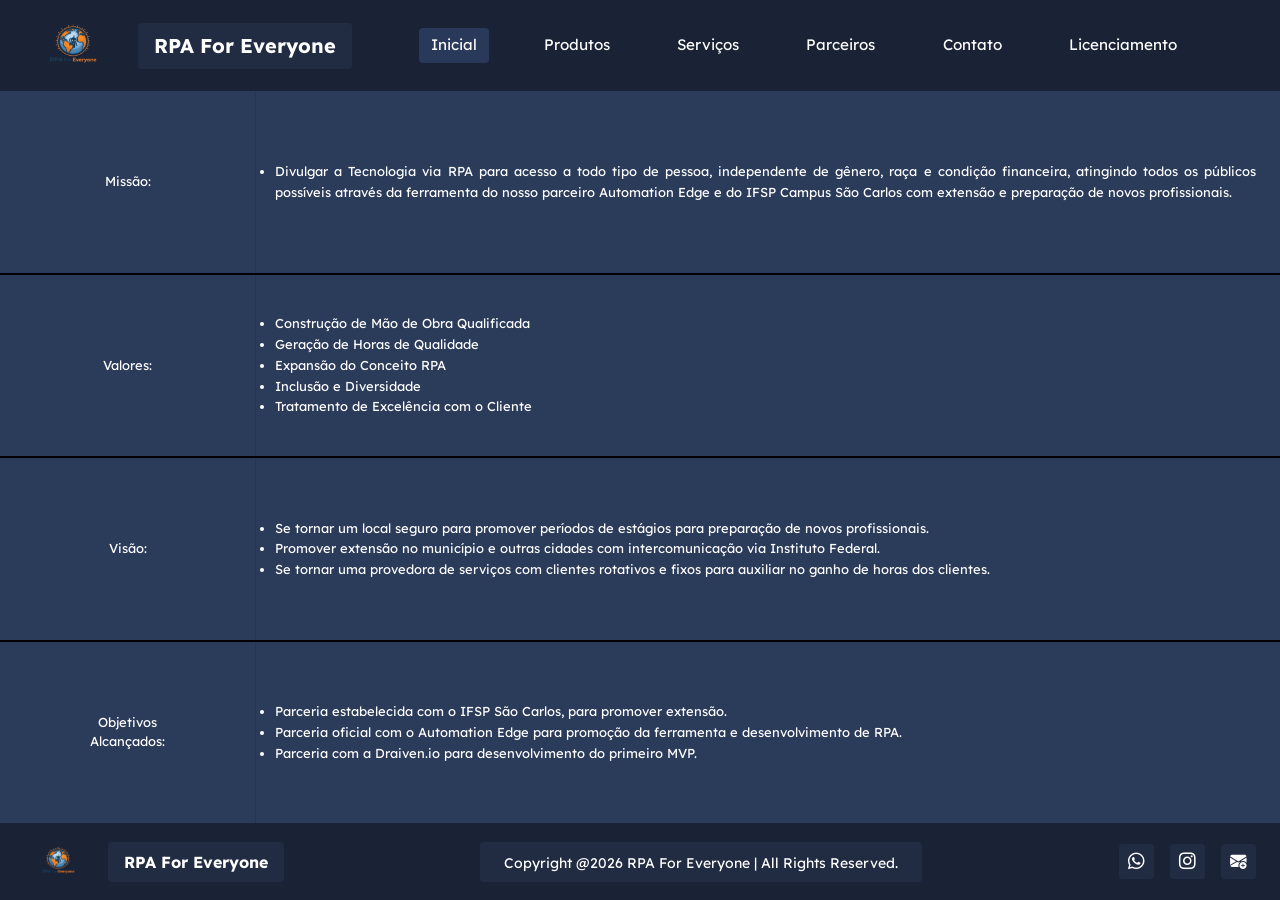
<file: index.html>
<!DOCTYPE html>
<html lang="pt-BR">
<head>
    <meta charset="UTF-8">
    <meta name="viewport" content="width=device-width, initial-scale=1.0">
    <title>Pagina Inicial - RPA For Everyone</title>
    <link rel="preconnect" href="https://fonts.googleapis.com">
    <link rel="preconnect" href="https://fonts.gstatic.com" crossorigin>
    <link href="https://fonts.googleapis.com/css2?family=Lexend:wght@300;400;500;600;700&display=swap" rel="stylesheet">
    <link href="https://cdn.jsdelivr.net/npm/bootstrap@5.3.2/dist/css/bootstrap.min.css" rel="stylesheet">
    <link href="https://cdn.jsdelivr.net/npm/bootstrap-icons@1.11.1/font/bootstrap-icons.css" rel="stylesheet">
    
    <link rel="stylesheet" href="css/index.css">

</head>
    <body class="d-flex flex-column min-vh-100">

    <header class="header-bg py-2 px-4 flex-shrink-0">
        <nav class="navbar navbar-expand-lg navbar-dark w-100 p-0">
            
            <a class="navbar-brand d-flex align-items-center gap-3 m-0 text-decoration-none" href="index.html">
                <img src="logo.png" alt="Logo RPA For Everyone" style="height: 65px; width: auto; object-fit: contain;">
                <div class="brand-box text-white py-2 px-3 fw-bold text-nowrap">
                    RPA For Everyone
                </div>
            </a>

            <button class="navbar-toggler border-0 shadow-none" type="button" data-bs-toggle="collapse" data-bs-target="#menuPrincipal" aria-controls="menuPrincipal" aria-expanded="false" aria-label="Alternar navegação">
                <span class="navbar-toggler-icon"></span>
            </button>

            <div class="collapse navbar-collapse" id="menuPrincipal">
                <div class="navbar-nav d-flex align-items-center w-100 justify-content-evenly mt-3 mt-lg-0 px-lg-4">
                    <a href="index.html" class="nav-btn active text-nowrap">Inicial</a>
                    <a href="produtos.html" class="nav-btn text-nowrap">Produtos</a>
                    <a href="serviços.html" class="nav-btn text-nowrap">Serviços</a>
                    <a href="parceiros.html" class="nav-btn text-nowrap">Parceiros</a>
                    <a href="contato.html" class="nav-btn text-nowrap">Contato</a>
                    <a href="licenciamento.html" class="nav-btn text-nowrap">Licenciamento</a>
                </div>
            </div>

        </nav>
    </header>
        <main class="d-flex flex-grow-1 overflow-hidden">

            <div class="col-9 right-panel d-flex flex-column flex-grow-1">
                
                <div class="quadrant d-flex border-black-bottom w-100">
                    <div class="title-column d-flex align-items-center justify-content-center">
                        <div class="text-white fs-5 text-center w-100">Missão:</div>
                    </div>
                    <div class="flex-grow-1 d-flex align-items-center">
                        <div class="bullet-container text-white w-100">
                            <ul class="custom-list mb-0 pe-4 fs-6">
                                <li>
                                    Divulgar a Tecnologia via RPA para acesso a todo tipo de pessoa, independente de gênero, raça e condição financeira, atingindo todos os públicos possíveis através da ferramenta do nosso parceiro Automation Edge e do IFSP Campus São Carlos com extensão e preparação de novos profissionais.
                                </li>
                            </ul>
                        </div>
                    </div>
                </div>

                <div class="quadrant d-flex border-black-bottom w-100">
                    <div class="title-column d-flex align-items-center justify-content-center">
                        <div class="text-white fs-5 text-center w-100">Valores:</div>
                    </div>
                    <div class="flex-grow-1 d-flex align-items-center">
                        <div class="bullet-container text-white w-100">
                            <ul class="custom-list mb-0 pe-4 fs-6">
                                <li>Construção de Mão de Obra Qualificada</li>
                                <li>Geração de Horas de Qualidade</li>
                                <li>Expansão do Conceito RPA</li>
                                <li>Inclusão e Diversidade</li>
                                <li>Tratamento de Excelência com o Cliente</li>
                            </ul>
                        </div>
                    </div>
                </div>

                <div class="quadrant d-flex border-black-bottom w-100">
                    <div class="title-column d-flex align-items-center justify-content-center">
                        <div class="text-white fs-5 text-center w-100">Visão:</div>
                    </div>
                    <div class="flex-grow-1 d-flex align-items-center">
                        <div class="bullet-container text-white w-100">
                            <ul class="custom-list mb-0 pe-4 fs-6">
                                <li>Se tornar um local seguro para promover períodos de estágios para preparação de novos profissionais.</li>
                                <li>Promover extensão no município e outras cidades com intercomunicação via Instituto Federal.</li>
                                <li>Se tornar uma provedora de serviços com clientes rotativos e fixos para auxiliar no ganho de horas dos clientes.</li>
                            </ul>
                        </div>
                    </div>
                </div>

                <div class="quadrant d-flex w-100">
                    <div class="title-column d-flex align-items-center justify-content-center">
                        <div class="text-white fs-5 text-center w-100">Objetivos<br>Alcançados:</div>
                    </div>
                    <div class="flex-grow-1 d-flex align-items-center">
                        <div class="bullet-container text-white w-100">
                            <ul class="custom-list mb-0 pe-4 fs-6">
                                <li>Parceria estabelecida com o IFSP São Carlos, para promover extensão.</li>
                                <li>Parceria oficial com o Automation Edge para promoção da ferramenta e desenvolvimento de RPA.</li>
                                <li>Parceria com a Draiven.io para desenvolvimento do primeiro MVP.</li>
                            </ul>
                        </div>
                    </div>
                </div>

            </div>
        </main>
        <footer class="footer-bg py-3 px-4 d-flex align-items-center justify-content-between flex-shrink-0 mt-auto">
            <div class="d-flex align-items-center gap-3">
                <img src="logo.png" alt="Logo RPA For Everyone" style="height: 5vh; min-height: 40px; width: auto; object-fit: contain;">
                
                <div class="brand-box text-white py-2 px-3 fw-bold d-none d-lg-block">
                    RPA For Everyone
                </div>
            </div>
            
            <div class="copyright-box text-white text-center py-2 px-4 d-none d-lg-block">
                <small>Copyright @2026 RPA For Everyone | All Rights Reserved.</small>
            </div>

            <div class="d-flex gap-3">
                <a href="https://wa.me/5516981565435" target="_blank" class="footer-square">
                    <i class="bi bi-whatsapp"></i>
                </a>
                <a href="https://instagram.com/rpaforeveryonebr" target="_blank" class="footer-square">
                    <i class="bi bi-instagram"></i>
                </a>
                <a href="mailto:foreveryonepa@gmail.com" class="footer-square">
                    <i class="bi bi-envelope-plus-fill"></i>
                </a>
            </div>
        </footer>

        <script src="https://cdn.jsdelivr.net/npm/bootstrap@5.3.2/dist/js/bootstrap.bundle.min.js"></script>
    </body>
</html>
</file>
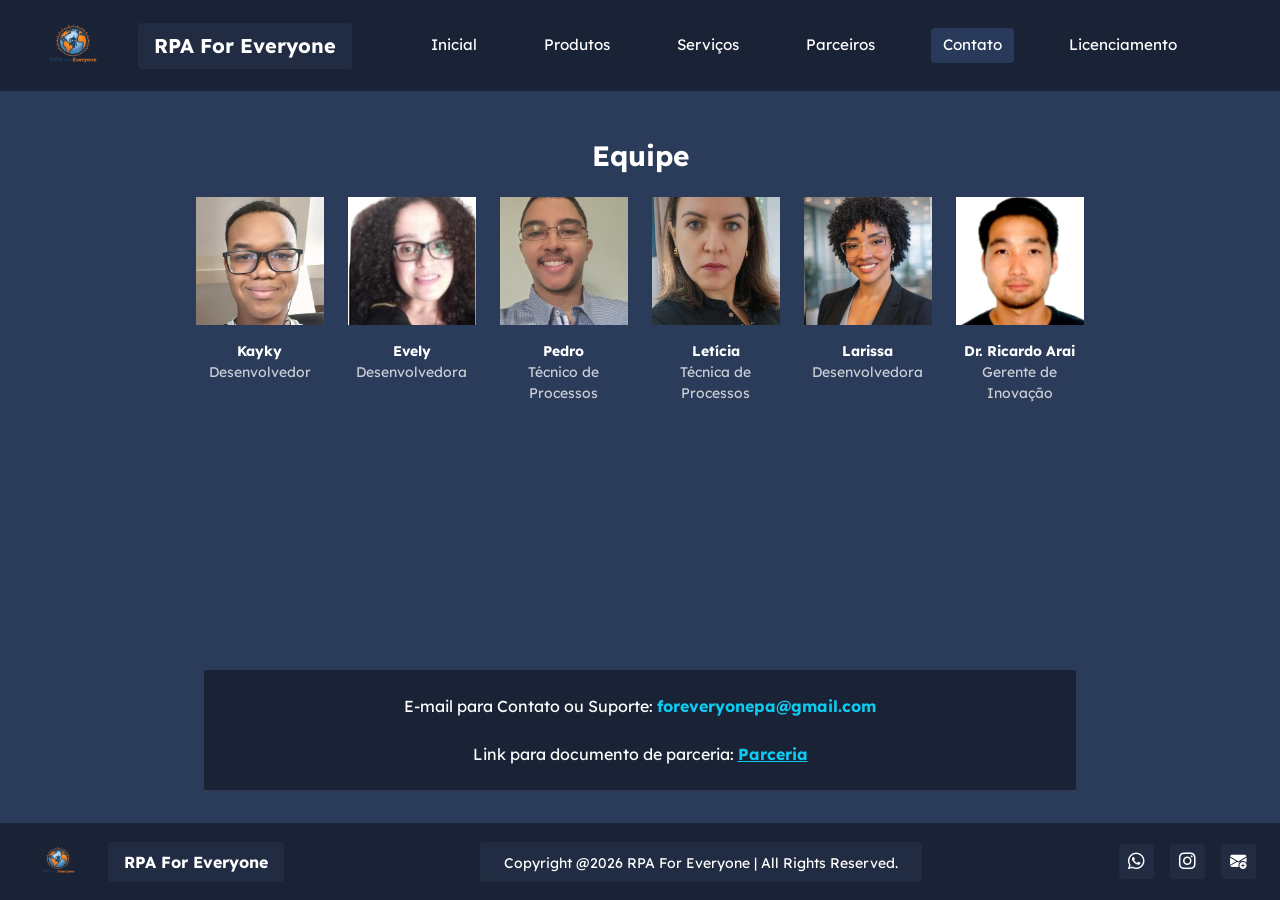
<file: contato.html>
<!DOCTYPE html>
<html lang="pt-BR">
<head>
    <meta charset="UTF-8">
    <meta name="viewport" content="width=device-width, initial-scale=1.0">
    <title>Contato/Equipe - RPA For Everyone</title>
    <link rel="preconnect" href="https://fonts.googleapis.com">
    <link rel="preconnect" href="https://fonts.gstatic.com" crossorigin>
    <link href="https://fonts.googleapis.com/css2?family=Lexend:wght@300;400;500;600;700&display=swap" rel="stylesheet">
    <link href="https://cdn.jsdelivr.net/npm/bootstrap@5.3.2/dist/css/bootstrap.min.css" rel="stylesheet">
    <link href="https://cdn.jsdelivr.net/npm/bootstrap-icons@1.11.1/font/bootstrap-icons.css" rel="stylesheet">
    
    <link rel="stylesheet" href="css/index.css">

</head>
<body class="d-flex flex-column min-vh-100">

    <header class="header-bg py-2 px-4 flex-shrink-0">
        <nav class="navbar navbar-expand-lg navbar-dark w-100 p-0">
            
            <a class="navbar-brand d-flex align-items-center gap-3 m-0 text-decoration-none" href="index.html">
                <img src="logo.png" alt="Logo RPA For Everyone" style="height: 65px; width: auto; object-fit: contain;">
                <div class="brand-box text-white py-2 px-3 fw-bold text-nowrap">
                    RPA For Everyone
                </div>
            </a>

            <button class="navbar-toggler border-0 shadow-none" type="button" data-bs-toggle="collapse" data-bs-target="#menuPrincipal" aria-controls="menuPrincipal" aria-expanded="false" aria-label="Alternar navegação">
                <span class="navbar-toggler-icon"></span>
            </button>

            <div class="collapse navbar-collapse" id="menuPrincipal">
                <div class="navbar-nav d-flex align-items-center w-100 justify-content-evenly mt-3 mt-lg-0 px-lg-4">
                    <a href="index.html" class="nav-btn  text-nowrap">Inicial</a>
                    <a href="produtos.html" class="nav-btn text-nowrap">Produtos</a>
                    <a href="serviços.html" class="nav-btn text-nowrap">Serviços</a>
                    <a href="parceiros.html" class="nav-btn text-nowrap">Parceiros</a>
                    <a href="contato.html" class="nav-btn active text-nowrap">Contato</a>
                    <a href="licenciamento.html" class="nav-btn text-nowrap">Licenciamento</a>
                </div>
            </div>

        </nav>
    </header>

    <main class="d-flex flex-column flex-grow-1 align-items-center justify-content-start pt-5 partners-bg pb-4 px-3">
        <h2 class="text-white mb-4 fw-bold fs-3">Equipe</h2>
        
        <div class="w-80 d-flex justify-content-center align-items-start gap-4 flex-wrap mb-4">
            
            <div class="team-card text-center">
                <div class="team-photo-placeholder mx-auto mb-3">
                    <img src="fotoKayky.jpeg" alt="Kayky" class="team-img"> 
                </div>
                <p class="text-white mb-0 small fw-bold">Kayky</p>
                <p class="text-white opacity-75 small">Desenvolvedor</p>
            </div>

            <div class="team-card text-center">
             <div class="team-photo-placeholder mx-auto mb-3">
                    <img src="fotoEvely.jpeg" alt="Evely" class="team-img">
                </div>
                <p class="text-white mb-0 small fw-bold">Evely</p>
                <p class="text-white opacity-75 small">Desenvolvedora</p>
            </div>

            <div class="team-card text-center">
                <div class="team-photo-placeholder mx-auto mb-3">
                    <img src="foto pedro.jpeg" alt="Evely" class="team-img">
                </div>
                <p class="text-white mb-0 small fw-bold">Pedro</p>
                <p class="text-white opacity-75 small">Técnico de Processos</p>
            </div>

            <div class="team-card text-center">
                <div class="team-photo-placeholder mx-auto mb-3">
                    <img src="leticia_foto.jpeg" alt="Letícia" class="team-img">
                </div>
                <p class="text-white mb-0 small fw-bold">Letícia</p>
                <p class="text-white opacity-75 small">Técnica de Processos</p>
            </div>

            <div class="team-card text-center">
                <div class="team-photo-placeholder mx-auto mb-3">
                    <img src="larissa_foto.jpeg" alt="Larissa" class="team-img">
                </div>
                <p class="text-white mb-0 small fw-bold">Larissa</p>
                <p class="text-white opacity-75 small">Desenvolvedora</p>
            </div>

            <div class="team-card text-center">
                <div class="team-photo-placeholder mx-auto mb-3">
                     <img src="ricardo_arai.jpeg" alt="Larissa" class="team-img">
                </div>
                <p class="text-white mb-0 small fw-bold">Dr. Ricardo Arai</p>
                <p class="text-white opacity-75 small">Gerente de Inovação</p>
            </div>

        </div>

        <div class="contact-cta-box text-center py-4 px-4 mt-auto mb-2">
            <p class="text-white mb-0">
                E-mail para Contato ou Suporte: <a href="mailto:foreveryonepa@gmail.com" class="text-info text-decoration-none fw-bold">foreveryonepa@gmail.com</a>
                <br><br>
                Link para documento de parceria: <a href="https://docs.google.com/document/d/1DdbuXqvrRyIDLM5inYUkQqM0XM4fnkPzlZ6qnV4owkI/edit?usp=sharing" target="_blank" class="text-info text-decoration-underline fw-bold">Parceria</a>
            </p>
        </div>

    </main>
    
    <footer class="footer-bg py-3 px-4 d-flex align-items-center justify-content-between flex-shrink-0 mt-auto">
        <div class="d-flex align-items-center gap-3">
            <img src="logo.png" alt="Logo RPA For Everyone" style="height: 5vh; min-height: 40px; width: auto; object-fit: contain;">
            
            <div class="brand-box text-white py-2 px-3 fw-bold d-none d-lg-block">
                RPA For Everyone
            </div>
        </div>
        
        <div class="copyright-box text-white text-center py-2 px-4 d-none d-lg-block">
            <small>Copyright @2026 RPA For Everyone | All Rights Reserved.</small>
        </div>

        <div class="d-flex gap-3">
            <a href="https://wa.me/5516981565435" target="_blank" class="footer-square">
                <i class="bi bi-whatsapp"></i>
            </a>
            <a href="https://instagram.com/rpaforeveryonebr" target="_blank" class="footer-square">
                <i class="bi bi-instagram"></i>
            </a>
            <a href="mailto:foreveryonepa@gmail.com" class="footer-square">
                <i class="bi bi-envelope-plus-fill"></i>
            </a>
        </div>
    </footer>
        <script src="https://cdn.jsdelivr.net/npm/bootstrap@5.3.2/dist/js/bootstrap.bundle.min.js"></script>
    </body>
</html>
</file>
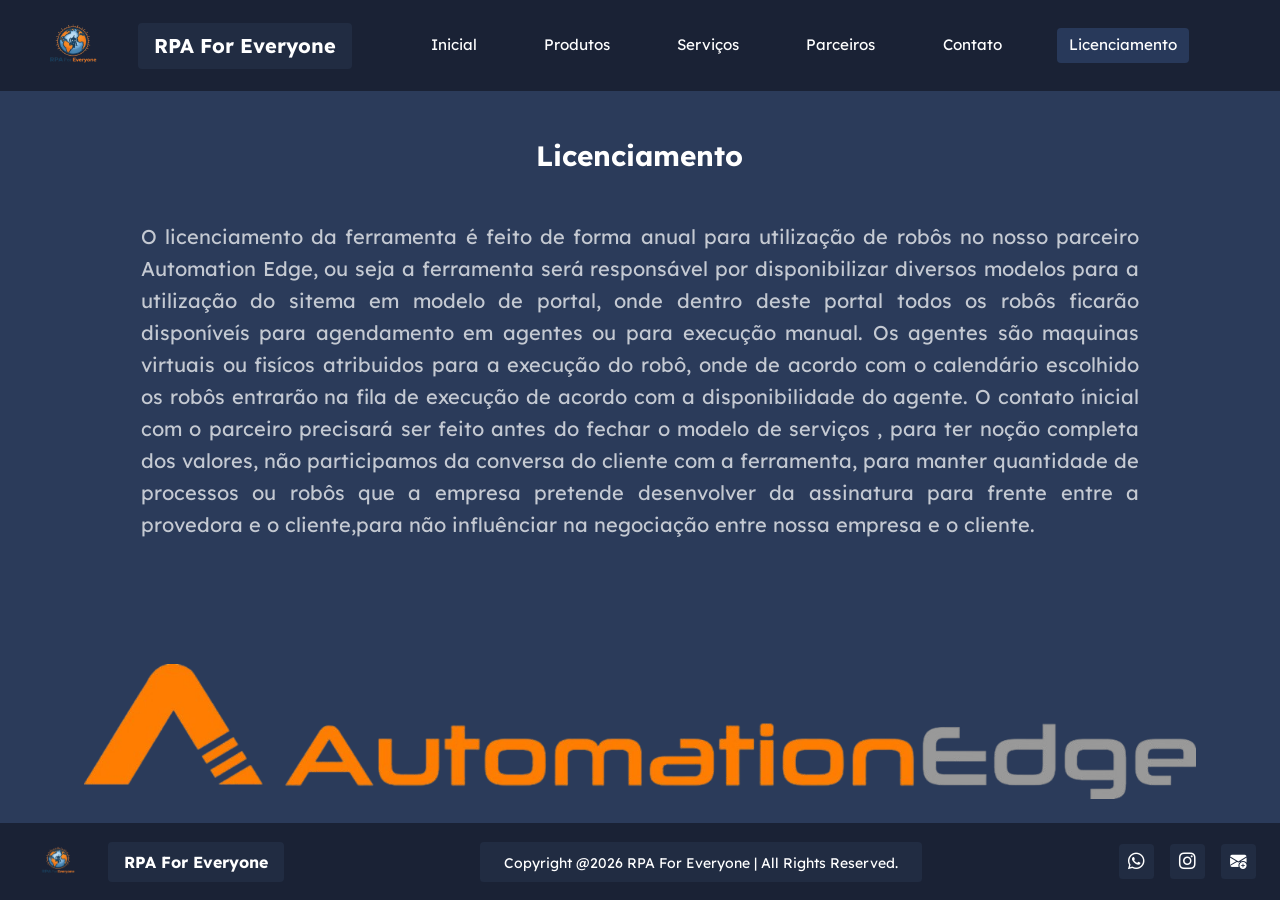
<file: licenciamento.html>
<!DOCTYPE html>
<html lang="pt-BR">
<head>
    <meta charset="UTF-8">
    <meta name="viewport" content="width=device-width, initial-scale=1.0">
    <title>Licenciamento - RPA For Everyone</title>
    <link rel="preconnect" href="https://fonts.googleapis.com">
    <link rel="preconnect" href="https://fonts.gstatic.com" crossorigin>
    <link href="https://fonts.googleapis.com/css2?family=Lexend:wght@300;400;500;600;700&display=swap" rel="stylesheet">
    <link href="https://cdn.jsdelivr.net/npm/bootstrap@5.3.2/dist/css/bootstrap.min.css" rel="stylesheet">
    <link href="https://cdn.jsdelivr.net/npm/bootstrap-icons@1.11.1/font/bootstrap-icons.css" rel="stylesheet">
    
    <link rel="stylesheet" href="css/index.css">
</head>
<body class="d-flex flex-column min-vh-100"> 
    <header class="header-bg py-2 px-4 flex-shrink-0">
        <nav class="navbar navbar-expand-lg navbar-dark w-100 p-0">
            
            <a class="navbar-brand d-flex align-items-center gap-3 m-0 text-decoration-none" href="index.html">
                <img src="logo.png" alt="Logo RPA For Everyone" style="height: 65px; width: auto; object-fit: contain;">
                <div class="brand-box text-white py-2 px-3 fw-bold text-nowrap">
                    RPA For Everyone
                </div>
            </a>

            <button class="navbar-toggler border-0 shadow-none" type="button" data-bs-toggle="collapse" data-bs-target="#menuPrincipal" aria-controls="menuPrincipal" aria-expanded="false" aria-label="Alternar navegação">
                <span class="navbar-toggler-icon"></span>
            </button>

            <div class="collapse navbar-collapse" id="menuPrincipal">
                <div class="navbar-nav d-flex align-items-center w-100 justify-content-evenly mt-3 mt-lg-0 px-lg-4">
                    <a href="index.html" class="nav-btn  text-nowrap">Inicial</a>
                    <a href="produtos.html" class="nav-btn text-nowrap">Produtos</a>
                    <a href="serviços.html" class="nav-btn text-nowrap">Serviços</a>
                    <a href="parceiros.html" class="nav-btn text-nowrap">Parceiros</a>
                    <a href="contato.html" class="nav-btn text-nowrap">Contato</a>
                    <a href="licenciamento.html" class="nav-btn active text-nowrap">Licenciamento</a>
                </div>
            </div>

        </nav>
    </header>

    <main class="d-flex flex-column flex-grow-1 align-items-center pt-5 pb-4 partners-bg px-3">
        
        <div class="w-80 d-flex flex-column align-items-center">
            <div class="services-text text-white w-100">
                <h3 class="fs-3 fw-bold mb-5 text-center">Licenciamento</h3>
                
                <p class="mb-4 text-light opacity-75 custom-justify licenciamento-text">
                    O licenciamento da ferramenta é feito de forma anual para utilização de robôs no nosso parceiro Automation Edge, ou seja a ferramenta será responsável por disponibilizar diversos modelos para a utilização do sitema em modelo de portal, onde dentro deste portal todos os robôs ficarão disponíveís para agendamento em agentes ou para execução manual. Os agentes são maquinas virtuais ou fisícos atribuidos para a execução do robô, onde de acordo com o calendário escolhido os robôs entrarão na fila de execução de acordo com a disponibilidade do agente. O contato ínicial com o parceiro precisará ser feito antes do fechar o modelo de serviços , para ter noção completa dos valores, não participamos da conversa do cliente com a ferramenta, para manter quantidade de processos ou robôs que a empresa pretende desenvolver da assinatura para frente entre a provedora e o cliente,para não influênciar na negociação entre nossa empresa e o cliente.
                </p>
            </div>
        </div>

        <div class="mt-auto text-center w-100 pt-4">
            <img src="automation_edge_grande-removebg-preview.png" alt="Logo AutomationEdge" class="img-fluid" style="height: 15vh; width: auto; object-fit: contain;">
        </div>

    </main>
    
    <footer class="footer-bg py-3 px-4 d-flex align-items-center justify-content-between flex-shrink-0 mt-auto">
        <div class="d-flex align-items-center gap-3">
            <img src="logo.png" alt="Logo RPA For Everyone" style="height: 5vh; min-height: 40px; width: auto; object-fit: contain;">
            
            <div class="brand-box text-white py-2 px-3 fw-bold d-none d-lg-block">
                RPA For Everyone
            </div>
        </div>
        
        <div class="copyright-box text-white text-center py-2 px-4 d-none d-lg-block">
            <small>Copyright @2026 RPA For Everyone | All Rights Reserved.</small>
        </div>

        <div class="d-flex gap-3">
            <a href="https://wa.me/5516981565435" target="_blank" class="footer-square">
                <i class="bi bi-whatsapp"></i>
            </a>
            <a href="https://instagram.com/rpaforeveryonebr" target="_blank" class="footer-square">
                <i class="bi bi-instagram"></i>
            </a>
            <a href="mailto:foreveryonepa@gmail.com" class="footer-square">
                <i class="bi bi-envelope-plus-fill"></i>
            </a>
        </div>
    </footer>

    <script src="https://cdn.jsdelivr.net/npm/bootstrap@5.3.2/dist/js/bootstrap.bundle.min.js"></script>
</body>
</html>
</file>
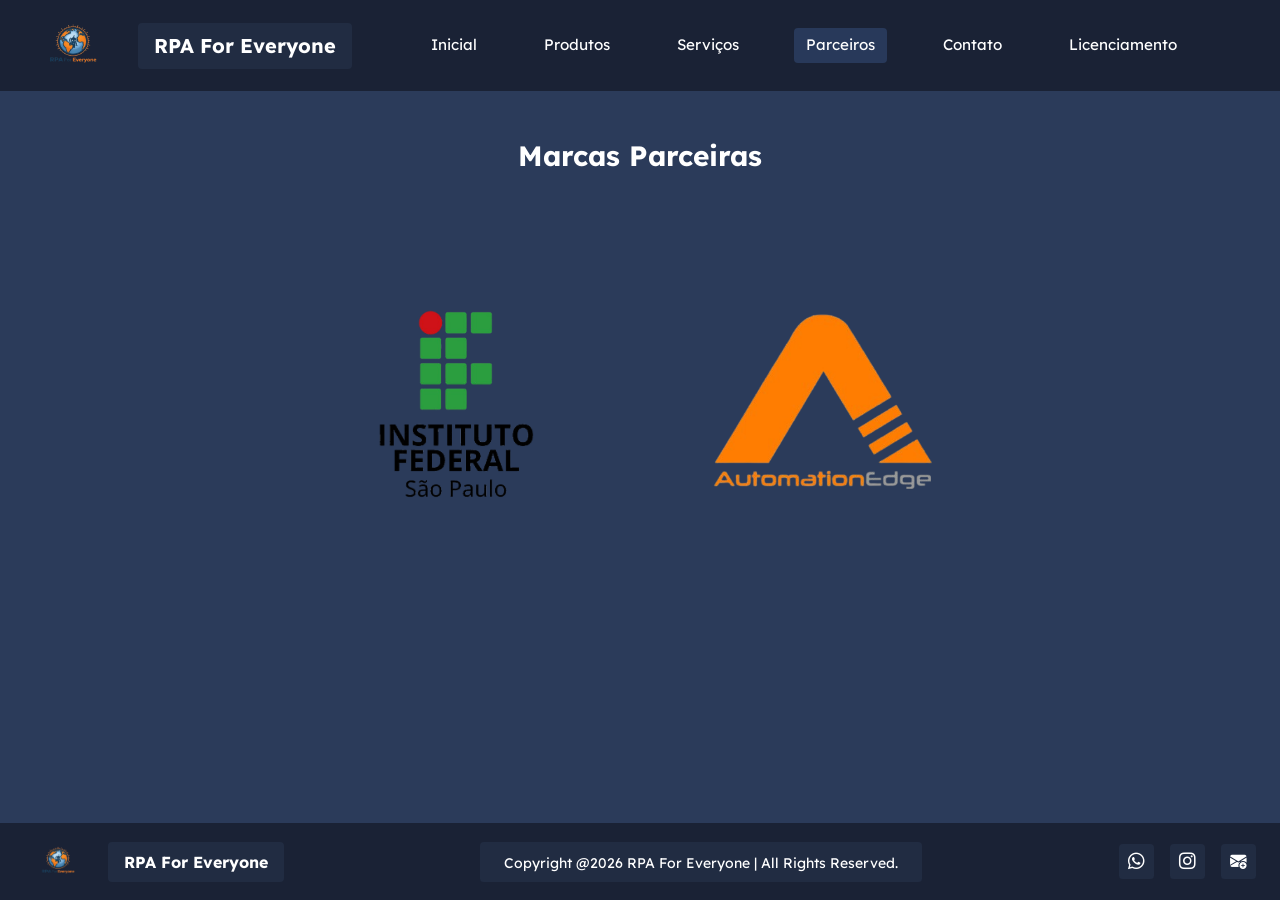
<file: parceiros.html>
<!DOCTYPE html>
<html lang="pt-BR">
<head>
    <meta charset="UTF-8">
    <meta name="viewport" content="width=device-width, initial-scale=1.0">
    <title>Parceiros - RPA For Everyone</title>
    <link rel="preconnect" href="https://fonts.googleapis.com">
    <link rel="preconnect" href="https://fonts.gstatic.com" crossorigin>
    <link href="https://fonts.googleapis.com/css2?family=Lexend:wght@300;400;500;600;700&display=swap" rel="stylesheet">
    <link href="https://cdn.jsdelivr.net/npm/bootstrap@5.3.2/dist/css/bootstrap.min.css" rel="stylesheet">
    <link href="https://cdn.jsdelivr.net/npm/bootstrap-icons@1.11.1/font/bootstrap-icons.css" rel="stylesheet">
    
    <link rel="stylesheet" href="css/index.css">
</head>
<body class="d-flex flex-column min-vh-100">

    <header class="header-bg py-2 px-4 flex-shrink-0">
        <nav class="navbar navbar-expand-lg navbar-dark w-100 p-0">
            
            <a class="navbar-brand d-flex align-items-center gap-3 m-0 text-decoration-none" href="index.html">
                <img src="logo.png" alt="Logo RPA For Everyone" style="height: 65px; width: auto; object-fit: contain;">
                <div class="brand-box text-white py-2 px-3 fw-bold text-nowrap">
                    RPA For Everyone
                </div>
            </a>

            <button class="navbar-toggler border-0 shadow-none" type="button" data-bs-toggle="collapse" data-bs-target="#menuPrincipal" aria-controls="menuPrincipal" aria-expanded="false" aria-label="Alternar navegação">
                <span class="navbar-toggler-icon"></span>
            </button>

            <div class="collapse navbar-collapse" id="menuPrincipal">
                <div class="navbar-nav d-flex align-items-center w-100 justify-content-evenly mt-3 mt-lg-0 px-lg-4">
                    <a href="index.html" class="nav-btn  text-nowrap">Inicial</a>
                    <a href="produtos.html" class="nav-btn text-nowrap">Produtos</a>
                    <a href="serviços.html" class="nav-btn text-nowrap">Serviços</a>
                    <a href="parceiros.html" class="nav-btn active text-nowrap">Parceiros</a>
                    <a href="contato.html" class="nav-btn text-nowrap">Contato</a>
                    <a href="licenciamento.html" class="nav-btn text-nowrap">Licenciamento</a>
                </div>
            </div>

        </nav>
    </header>

    <main class="d-flex flex-column flex-grow-1 align-items-center justify-content-start pt-5 partners-bg pb-5">
        
        <h2 class="text-white mb-5 fw-bold fs-3">Marcas Parceiras</h2>
        
        <div class="d-flex flex-wrap justify-content-center align-items-center gap-5 mt-4 px-3">
            
            <div class="bg-transparent d-flex justify-content-center align-items-center p-5" style="width: 320px; height: 320px;">
                <img src="WhatsApp_I inst. federal.png" alt="Logo IFSP" class="img-fluid" style="max-height: 100%; max-width: 100%; object-fit: contain;">
            </div>

            <div class="bg-transparent d-flex justify-content-center align-items-center p-5" style="width: 320px; height: 320px;">
                <img src="WhatsApp_Iautomation edge.png" alt="Logo Automation Edge" class="img-fluid" style="max-height: 100%; max-width: 100%; object-fit: contain;">
            </div>

        </div>

    </main>
    
    <footer class="footer-bg py-3 px-4 d-flex align-items-center justify-content-between flex-shrink-0 mt-auto">
        <div class="d-flex align-items-center gap-3">
            <img src="logo.png" alt="Logo RPA For Everyone" style="height: 5vh; min-height: 40px; width: auto; object-fit: contain;">
            
            <div class="brand-box text-white py-2 px-3 fw-bold d-none d-lg-block">
                RPA For Everyone
            </div>
        </div>
        
        <div class="copyright-box text-white text-center py-2 px-4 d-none d-lg-block">
            <small>Copyright @2026 RPA For Everyone | All Rights Reserved.</small>
        </div>

        <div class="d-flex gap-3">
            <a href="https://wa.me/5516981565435" target="_blank" class="footer-square">
                <i class="bi bi-whatsapp"></i>
            </a>
            <a href="https://instagram.com/rpaforeveryonebr" target="_blank" class="footer-square">
                <i class="bi bi-instagram"></i>
            </a>
            <a href="mailto:foreveryonepa@gmail.com" class="footer-square">
                <i class="bi bi-envelope-plus-fill"></i>
            </a>
        </div>
    </footer>

    <script src="https://cdn.jsdelivr.net/npm/bootstrap@5.3.2/dist/js/bootstrap.bundle.min.js"></script>
</body>
</html>
</file>
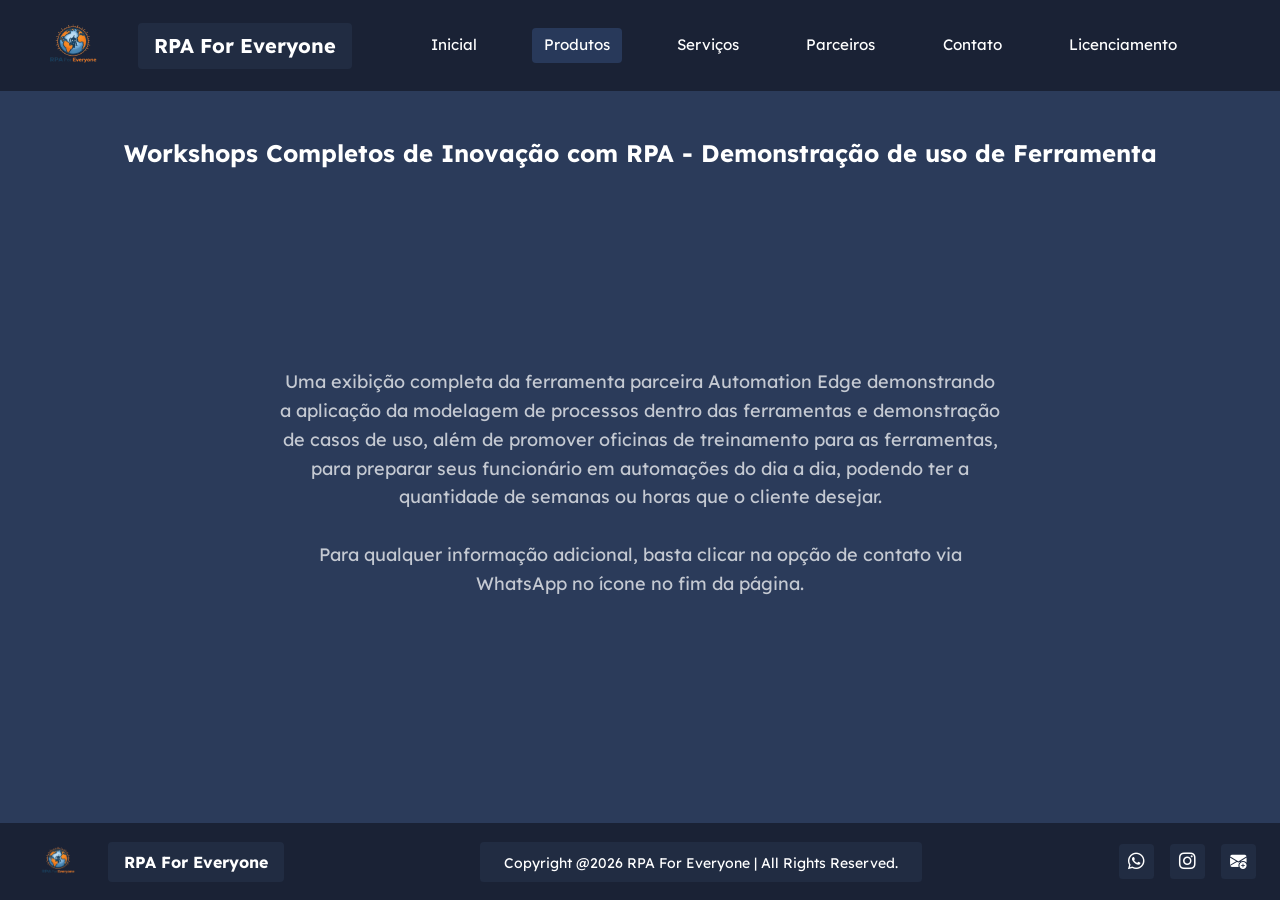
<file: produtos.html>
<!DOCTYPE html>
<html lang="pt-BR">
<head>
    <meta charset="UTF-8">
    <meta name="viewport" content="width=device-width, initial-scale=1.0">
    <title>Produtos - RPA For Everyone</title>
    <link rel="preconnect" href="https://fonts.googleapis.com">
    <link rel="preconnect" href="https://fonts.gstatic.com" crossorigin>
    <link href="https://fonts.googleapis.com/css2?family=Lexend:wght@300;400;500;600;700&display=swap" rel="stylesheet">
    <link href="https://cdn.jsdelivr.net/npm/bootstrap@5.3.2/dist/css/bootstrap.min.css" rel="stylesheet">
    <link href="https://cdn.jsdelivr.net/npm/bootstrap-icons@1.11.1/font/bootstrap-icons.css" rel="stylesheet">
    
    <link rel="stylesheet" href="css/index.css">
</head>
<body class="d-flex flex-column min-vh-100">

    <header class="header-bg py-2 px-4 flex-shrink-0">
        <nav class="navbar navbar-expand-lg navbar-dark w-100 p-0">
            
            <a class="navbar-brand d-flex align-items-center gap-3 m-0 text-decoration-none" href="index.html">
                <img src="logo.png" alt="Logo RPA For Everyone" style="height: 65px; width: auto; object-fit: contain;">
                <div class="brand-box text-white py-2 px-3 fw-bold text-nowrap">
                    RPA For Everyone
                </div>
            </a>

            <button class="navbar-toggler border-0 shadow-none" type="button" data-bs-toggle="collapse" data-bs-target="#menuPrincipal" aria-controls="menuPrincipal" aria-expanded="false" aria-label="Alternar navegação">
                <span class="navbar-toggler-icon"></span>
            </button>

            <div class="collapse navbar-collapse" id="menuPrincipal">
                <div class="navbar-nav d-flex align-items-center w-100 justify-content-evenly mt-3 mt-lg-0 px-lg-4">
                    <a href="index.html" class="nav-btn  text-nowrap">Inicial</a>
                    <a href="produtos.html" class="nav-btn active text-nowrap">Produtos</a>
                    <a href="serviços.html" class="nav-btn text-nowrap">Serviços</a>
                    <a href="parceiros.html" class="nav-btn text-nowrap">Parceiros</a>
                    <a href="contato.html" class="nav-btn text-nowrap">Contato</a>
                    <a href="licenciamento.html" class="nav-btn text-nowrap">Licenciamento</a>
                </div>
            </div>

        </nav>
    </header>

    <main class="d-flex flex-column flex-grow-1 align-items-center pt-5 partners-bg">
        
        <div class="w-100 text-center px-4 mb-3">
            <h3 class="fs-4 fw-bold text-white title-responsive">Workshops Completos de Inovação com RPA - Demonstração de uso de Ferramenta</h3>
        </div>

        <div class="product-block w-80 d-flex flex-column align-items-center justify-content-center flex-grow-1 pb-5">
            <div class="product-text text-white px-4 text-center">
                
                <p class="mb-0 text-light opacity-75 text-center produto-text">
                    Uma exibição completa da ferramenta parceira Automation Edge demonstrando a aplicação da modelagem de processos dentro das ferramentas e demonstração de casos de uso, além de promover oficinas de treinamento para as ferramentas, para preparar seus funcionário em automações do dia a dia, podendo ter a quantidade de semanas ou horas que o cliente desejar.<br><br>Para qualquer informação adicional, basta clicar na opção de contato via WhatsApp no ícone no fim da página.
                </p>
                
            </div>
        </div>

    </main>
    
    <footer class="footer-bg py-3 px-4 d-flex align-items-center justify-content-between flex-shrink-0 mt-auto">
        <div class="d-flex align-items-center gap-3">
            <img src="logo.png" alt="Logo RPA For Everyone" style="height: 5vh; min-height: 40px; width: auto; object-fit: contain;">
            
            <div class="brand-box text-white py-2 px-3 fw-bold d-none d-lg-block">
                RPA For Everyone
            </div>
        </div>
        
        <div class="copyright-box text-white text-center py-2 px-4 d-none d-lg-block">
            <small>Copyright @2026 RPA For Everyone | All Rights Reserved.</small>
        </div>

        <div class="d-flex gap-3">
            <a href="https://wa.me/5516981565435" target="_blank" class="footer-square">
                <i class="bi bi-whatsapp"></i>
            </a>
            <a href="https://instagram.com/rpaforeveryonebr" target="_blank" class="footer-square">
                <i class="bi bi-instagram"></i>
            </a>
            <a href="mailto:foreveryonepa@gmail.com" class="footer-square">
                <i class="bi bi-envelope-plus-fill"></i>
            </a>
        </div>
    </footer>

    <script src="https://cdn.jsdelivr.net/npm/bootstrap@5.3.2/dist/js/bootstrap.bundle.min.js"></script>
</body>
</html>
</file>
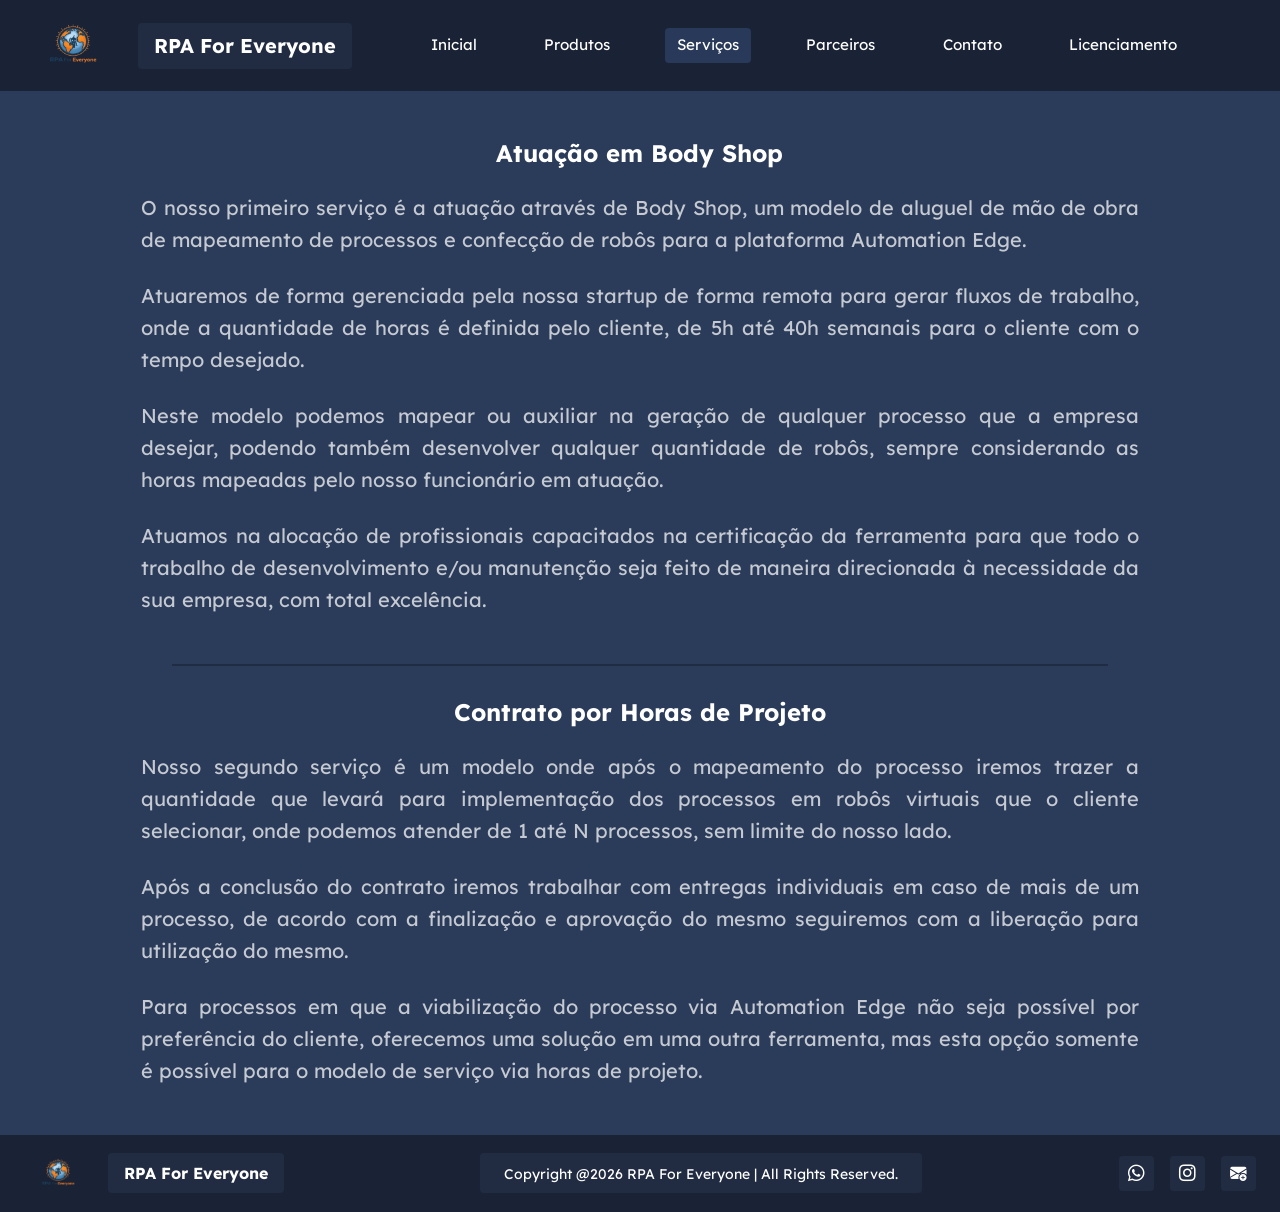
<file: serviços.html>
<!DOCTYPE html>
<html lang="pt-BR">
<head>
    <meta charset="UTF-8">
    <meta name="viewport" content="width=device-width, initial-scale=1.0">
    <title>Serviços - RPA For Everyone</title>
    <link rel="preconnect" href="https://fonts.googleapis.com">
    <link rel="preconnect" href="https://fonts.gstatic.com" crossorigin>
    <link href="https://fonts.googleapis.com/css2?family=Lexend:wght@300;400;500;600;700&display=swap" rel="stylesheet">
    <link href="https://cdn.jsdelivr.net/npm/bootstrap@5.3.2/dist/css/bootstrap.min.css" rel="stylesheet">
    <link href="https://cdn.jsdelivr.net/npm/bootstrap-icons@1.11.1/font/bootstrap-icons.css" rel="stylesheet">
    
    <link rel="stylesheet" href="css/index.css">
</head>
<body class="d-flex flex-column min-vh-100">

    <header class="header-bg py-2 px-4 flex-shrink-0">
        <nav class="navbar navbar-expand-lg navbar-dark w-100 p-0">
            
            <a class="navbar-brand d-flex align-items-center gap-3 m-0 text-decoration-none" href="index.html">
                <img src="logo.png" alt="Logo RPA For Everyone" style="height: 65px; width: auto; object-fit: contain;">
                <div class="brand-box text-white py-2 px-3 fw-bold text-nowrap">
                    RPA For Everyone
                </div>
            </a>

            <button class="navbar-toggler border-0 shadow-none" type="button" data-bs-toggle="collapse" data-bs-target="#menuPrincipal" aria-controls="menuPrincipal" aria-expanded="false" aria-label="Alternar navegação">
                <span class="navbar-toggler-icon"></span>
            </button>

            <div class="collapse navbar-collapse" id="menuPrincipal">
                <div class="navbar-nav d-flex align-items-center w-100 justify-content-evenly mt-3 mt-lg-0 px-lg-4">
                    <a href="index.html" class="nav-btn  text-nowrap">Inicial</a>
                    <a href="produtos.html" class="nav-btn text-nowrap">Produtos</a>
                    <a href="serviços.html" class="nav-btn active text-nowrap">Serviços</a>
                    <a href="parceiros.html" class="nav-btn text-nowrap">Parceiros</a>
                    <a href="contato.html" class="nav-btn text-nowrap">Contato</a>
                    <a href="licenciamento.html" class="nav-btn text-nowrap">Licenciamento</a>
                </div>
            </div>

        </nav>
    </header>

    <main class="d-flex flex-column flex-grow-1 align-items-center justify-content-center pt-5 pb-5 partners-bg px-3">
        
        <div class="w-80 d-flex flex-column align-items-center pb-2">
            <div class="services-text text-white w-100">
                <h3 class="fs-4 fw-bold mb-4 text-center title-responsive">Atuação em Body Shop</h3>
                
                <p class="mb-4 text-light opacity-75 custom-justify servicos-text">
                    O nosso primeiro serviço é a atuação através de Body Shop, um modelo de aluguel de mão de obra de mapeamento de processos e confecção de robôs para a plataforma Automation Edge.
                </p>
                <p class="mb-4 text-light opacity-75 custom-justify servicos-text">
                    Atuaremos de forma gerenciada pela nossa startup de forma remota para gerar fluxos de trabalho, onde a quantidade de horas é definida pelo cliente, de 5h até 40h semanais para o cliente com o tempo desejado.
                </p>
                <p class="mb-4 text-light opacity-75 custom-justify servicos-text">
                    Neste modelo podemos mapear ou auxiliar na geração de qualquer processo que a empresa desejar, podendo também desenvolver qualquer quantidade de robôs, sempre considerando as horas mapeadas pelo nosso funcionário em atuação.
                </p>
                <p class="mb-3 text-light opacity-75 custom-justify servicos-text">
                    Atuamos na alocação de profissionais capacitados na certificação da ferramenta para que todo o trabalho de desenvolvimento e/ou manutenção seja feito de maneira direcionada à necessidade da sua empresa, com total excelência.
                </p>
            </div>
        </div>
              
        <div class="border-black-bottom w-75 my-4 opacity-25 divisor-responsive"></div>

        <div class="w-80 d-flex flex-column align-items-center pt-2 pb-0 mb-0">
            <div class="services-text text-white w-100">
                <h3 class="fs-4 fw-bold mb-4 text-center title-responsive">Contrato por Horas de Projeto</h3>
                
                <p class="mb-4 text-light opacity-75 custom-justify servicos-text">
                    Nosso segundo serviço é um modelo onde após o mapeamento do processo iremos trazer a quantidade que levará para implementação dos processos em robôs virtuais que o cliente selecionar, onde podemos atender de 1 até N processos, sem limite do nosso lado.
                </p>
                <p class="mb-4 text-light opacity-75 custom-justify servicos-text">
                    Após a conclusão do contrato iremos trabalhar com entregas individuais em caso de mais de um processo, de acordo com a finalização e aprovação do mesmo seguiremos com a liberação para utilização do mesmo.
                </p>
                <p class="mb-0 text-light opacity-75 custom-justify servicos-text">
                    Para processos em que a viabilização do processo via Automation Edge não seja possível por preferência do cliente, oferecemos uma solução em uma outra ferramenta, mas esta opção somente é possível para o modelo de serviço via horas de projeto.
                </p>
            </div>
        </div>

    </main>
    
    <footer class="footer-bg py-3 px-4 d-flex align-items-center justify-content-between flex-shrink-0 mt-auto">
        <div class="d-flex align-items-center gap-3">
            <img src="logo.png" alt="Logo RPA For Everyone" style="height: 5vh; min-height: 40px; width: auto; object-fit: contain;">
            
            <div class="brand-box text-white py-2 px-3 fw-bold d-none d-lg-block">
                RPA For Everyone
            </div>
        </div>
        
        <div class="copyright-box text-white text-center py-2 px-4 d-none d-lg-block">
            <small>Copyright @2026 RPA For Everyone | All Rights Reserved.</small>
        </div>

        <div class="d-flex gap-3">
            <a href="https://wa.me/5516981565435" target="_blank" class="footer-square">
                <i class="bi bi-whatsapp"></i>
            </a>
            <a href="https://instagram.com/rpaforeveryonebr" target="_blank" class="footer-square">
                <i class="bi bi-instagram"></i>
            </a>
            <a href="mailto:foreveryonepa@gmail.com" class="footer-square">
                <i class="bi bi-envelope-plus-fill"></i>
            </a>
        </div>
    </footer>

    <script src="https://cdn.jsdelivr.net/npm/bootstrap@5.3.2/dist/js/bootstrap.bundle.min.js"></script>
</body>
</html>
</file>
<file: css/index.css>
/* Reseta margens e fontes básicas */
body {
    font-family: 'Lexend', sans-serif;
    background-color: #121826;
    font-size: medium;
}

/* Paleta de Cores do Figma */
.header-bg, .footer-bg {
    background-color: #1a2235;
}

.left-panel {
    background-color: #1f2a40;
}

/* Quadrado representativo da Logo no Header */
.logo-square {
    width: 40px;
    height: 40px;
    background-color: #212c42;
    border-radius: 4px;
}

.right-panel {
    background-color: #2b3b5a;
}

/* Estilo do Logo/Caixa de Marca */
.brand-box {
    background-color: #212c42;
    border-radius: 4px;
}

.nav-btn {
    color: #ffffff;
    text-decoration: none;
    padding: 6px 12px; 
    border-radius: 4px;
    font-size: 0.95rem;
    transition: background-color 0.3s;
}

.nav-btn:hover {
    background-color: #212c42;
}

.nav-btn.active {
    background-color: #28395a;
}

/* Garante que o quadrante ignore o tamanho do texto e foque na altura */
.quadrant {
    flex: 1; /* Esta é a mágica que substitui o height: 25% */
    overflow: hidden; /* Evita que textos muito longos quebrem o layout */
    display: flex;
}


/* ==========================================================
   RESPONSIVIDADE DO HEADER (MENU MOBILE)
========================================================= */

/* Remove a borda padrão do Bootstrap ao clicar no botão mobile */
.navbar-toggler:focus {
    box-shadow: none;
}

/* Regras aplicadas para telas menores que 992px (Celulares/Tablets) */
@media (max-width: 991px) {
    /* 1. Títulos e Texto Escaláveis (Unidades vw/vh) */
    .brand-box {
        font-size: calc(0.8rem + 0.5vw); /* Escala suave baseada na largura da tela */
        padding: 1.5vh 3vw !important; /* Paddings verticais/horizontais fluidores */
    }

    .navbar-brand img {
        height: 5vh !important; /* Logo diminui levemente no celular */
    }

    /* 2. Botão Mobile (Hambúrguer) Fixo no Canto Inferior Direito */
    /* Este botão é inserido via JavaScript, ou você pode adicioná-lo no HTML conforme sua preferência, 
       mas para um menu hambúrguer flutuante, a melhor forma é via JavaScript para manipulação do estado. 
       Para esta solução, vamos adicionar o botão no HTML no rodapé para simplificar */
}

/* Regra para telas MUITO pequenas (Celulares estreitos) */
@media (max-width: 450px) {
    /* Diminui o padding da marca para não espremer a logo */
    .brand-box {
        padding: 1vh 2vw !important;
    }
}
/* ==========================================================
   RESPONSIVIDADE DOS TEXTOS DA PÁGINA INICIAL (INDEX)
   Baseado na largura da tela (Dispositivos)
========================================================== */

/* 1. Telas Maiores que Notebook (Padrão - "Medium") */
.quadrant .fs-5 {
    font-size: medium !important; /* Tamanho original do título fs-5 */
    transition: font-size 0.3s ease; /* Transição suave caso redimensione a janela */
}

.quadrant .fs-6 {
    font-size: medium !important; /* Tamanho original do texto fs-6 (Medium) */
    transition: font-size 0.3s ease;
}

/* 2. Telas de Notebook (Abaixo de 1366px de largura) - "Small" */
@media (max-width: 1366px) {
    .quadrant .fs-5 {
        font-size: small !important; /* Reduz o título levemente */
    }
    
    .quadrant .fs-6 {
        font-size: small !important; /* Reduz o texto para o equivalente a 'small' */
    }
}

/* 3. Tablets e Celulares Maiores (Abaixo de 991px) */
@media (max-width: 991px) {
    .quadrant .fs-5 {
        font-size: smaller !important; 
    }
    
    .quadrant .fs-6 {
        font-size: smaller !important; /* CORREÇÃO: Faltava o !important aqui */
        line-height: 1.4; 
    }
    
    .custom-list {
        padding-left: 10px !important;
    }
}

/* 4. Telas de Celulares (Abaixo de 430px - ex: iPhone Max) - "Small adaptado" */
@media (max-width: 430px) {
    .quadrant .fs-5 {
        font-size: x-small !important; 
    }
    
    /* Para garantir que atinja os itens da lista <li> dentro da tag <ul> */
    .quadrant .fs-6, 
    .quadrant .fs-6 li {
        font-size: x-small !important; /* CORREÇÃO: Faltava o !important aqui */
        line-height: 1.4; 
    }
    
    .custom-list {
        padding-left: 10px !important;
    }
}
/* Define a largura de 80% que você solicitou */
.w-80 {
    width: 80%;
}

/* Ajuste das colunas internas para não quebrarem o alinhamento */
.title-column {
    width: 20%;
    height: 100%;
    flex-shrink: 0;
    border-right: 1px solid rgba(0,0,0,0.1);
}

/* Container dos bullet points unificado */
.bullet-container {
    width: 80%;
    height: 100%;
    display: flex;
    align-items: center; /* Centraliza o texto verticalmente dentro do quadrante */
    text-align: justify; /* Justifica o texto distribuindo o espaço igualmente */
}

/* Linha preta divisória entre os quadrantes */
.border-black-bottom {
    border-bottom: 2px solid #000000;
}

/* Listas customizadas (bullets) ajustadas para texto justificado */
.custom-list {
    list-style-type: disc;
    list-style-position: outside;
    /* Substituído 20px por vw para escalar a distância do bullet */
    padding-left: 1.5vw; 
    line-height: 1.6;
}

.custom-list ul {
    list-style-type: disc; 
    /* Substituído 5px por vh */
    margin-top: 0.5vh;
    padding-left: 0;
}

/* Componentes do Carrossel (Esquerda) */
.cursor-pointer {
    cursor: pointer;
    color: #121826; 
    opacity: 0.5;
}

.carousel-dot {
    /* Substituído 12px por vw */
    width: 1vw;
    height: 1vw;
    background-color: #121826;
    border-radius: 50%;
    opacity: 0.5;
    cursor: pointer;
}

.carousel-dot.active {
    background-color: #3b5078;
    opacity: 1;
}

/* Footer elements */
.copyright-box {
    background-color: #212c42;
    /* Substituído 4px por vw */
    border-radius: 0.3vw;
}
/* ==========================================================
   ESTILOS GERAIS DO FOOTER E PARCEIROS
========================================================== */

.footer-square {
    /* O vw é ótimo para telas grandes */
    width: 2.5vw;
    height: 2.5vw;
    /* Adicionamos um mínimo de pixels para nunca sumir caso a tela diminua um pouco */
    min-width: 35px;
    min-height: 35px;
    background-color: #212c42;
    border-radius: 0.3vw;
    display: flex;
    align-items: center;
    justify-content: center;
    text-decoration: none;
    color: white;
    font-size: calc(0.8rem + 0.3vw); /* Ícone escala com a tela */
    transition: opacity 0.3s, transform 0.3s ease;
}

.footer-square:hover {
    opacity: 0.8;
}

/* Fundo da área central de parceiros */
.partners-bg {
    background-color: #2b3b5a;
}

/* Espaço reservado para os logos (IFSP e Automation Edge) */
.partner-img-wrapper {
    width: 20vw;  
    height: 20vh; 
    display: flex;
    justify-content: center;
    align-items: center;
    border: 0.2vw dashed rgba(255, 255, 255, 0.3); 
    border-radius: 0.6vw;
    padding: 1.5vw;
}

.partner-logo {
    max-width: 100%;
    max-height: 100%;
    object-fit: contain;
}

/* ==========================================================
   RESPONSIVIDADE DO FOOTER (TABLETS E CELULARES)
========================================================== */

/* Quando a tela tiver menos de 992px (Tablets para baixo) */
@media (max-width: 991px) {
    .footer-square {
        /* Abandona o VW e usa Pixels para garantir um tamanho fixo grande e clicável com o dedo */
        width: 45px;
        height: 45px;
        border-radius: 8px; /* Arredondamento padrão para mobile */
        font-size: 1.5rem; /* Aumenta bastante o ícone do WhatsApp/Instagram */
    }
}

/* Telas muito pequenas (Celulares menores que 430px) */
@media (max-width: 430px) {
    .footer-square {
        /* Fica ainda um pouco maior para compensar o espaço vazio do copyright */
        width: 50px;
        height: 50px;
        font-size: 1.8rem;
    }
}

/* ==========================================================
   ESTILOS ESPECÍFICOS DA PÁGINA DE PRODUTOS
========================================================== */

/* Controla a largura máxima da caixa de texto */
.product-text {
    max-width: 75%; 
    line-height: 1.6;
}

/* Nova classe para garantir o texto justificado (reto nas bordas) */
.custom-justify {
    text-align: justify;
}

.produto-text {
    font-size:large; 
    transition: font-size 0.3s ease, line-height 0.3s ease;
}

/* Se a tela do usuário for de notebook (mais baixa) */
@media (max-height: 850px) {
    .produto-text {
        font-size: large; 
    }
    
    .title-responsive {
        font-size: large !important; 
        white-space: normal !important; /* Deixa o título quebrar de linha se precisar */
    }

}

/* Se a tela for muito pequena */
@media (max-height: 650px) {
    .produto-text {
        font-size: medium; 
        line-height: 1.4;
    }

    .title-responsive {
        font-size: medium !important;
        white-space: normal !important;
    }
}

/* --- ESTILOS DA PÁGINA DE CONTATO/EQUIPE --- */

/* Cada card individual dos membros */
.team-card {
    /* Substituído 130px por vw */
    width: 10vw;
}

/* O quadrado cinza da foto */
.team-photo-placeholder {
    /* Mantém as fotos perfeitamente quadradas com base na largura da tela */
    width: 10vw;
    height: 10vw;
    background-color: #d9d9d9;
    display: flex;
    justify-content: center;
    align-items: center;
    overflow: hidden;
}

/* Garante que a foto preencha o quadrado */
.team-img {
    width: 100%;
    height: 100%;
    object-fit: cover;
}

/* A caixa azul de "Entre em contato" abaixo da equipe */
.contact-cta-box {
    background-color: #1a2235;
    border: 0.1vw solid rgba(255, 255, 255, 0.1);
    /* Substituído 800px por % para fluidez */
    max-width: 70%;
    width: 100%;
    border-radius: 0.3vw;
}
/* ==========================================================
   RESPONSIVIDADE DOS TEXTOS DA PÁGINA DE CONTATO/EQUIPE
========================================================== */

/* Suaviza a transição caso a janela mude de tamanho */
.team-card p, 
.contact-cta-box p, 
main h2 {
    transition: font-size 0.3s ease, margin 0.3s ease, padding 0.3s ease;
}

/* ==========================================================
   RESPONSIVIDADE DA LARGURA DA EQUIPE (TABLETS E CELULARES)
========================================================== */

/* Quando a tela tiver menos de 992px (Tablets e Celulares em pé ou deitados) */
@media (max-width: 991px) {
    /* O container w-80 é muito estreito para mobile, vamos usar 95% da tela */
    .w-80 {
        width: 95% !important;
    }

    /* MÁGICA DOS 3 POR LINHA: 
       A largura passa a ser 1/3 da tela, descontando o espaço do gap. */
    .team-card {
        width: calc(33.33% - 1.5rem) !important;
        min-width: 90px; /* Limite de segurança para não sumir na tela */
    }

    /* Abandona o 'vw' fixo. Ocupa a largura total do card e mantém o formato quadrado! */
    .team-photo-placeholder {
        width: 100% !important;
        height: auto !important;
        aspect-ratio: 1 / 1; 
    }

    /* Expande a caixa de contato para a leitura não ficar espremida */
    .contact-cta-box {
        max-width: 95% !important;
    }
}

/* Ajustes finos para celulares menores (ex: iPhone, Androids estreitos) */
@media (max-width: 450px) {
    /* Diminuímos o gap (espaçamento) do Bootstrap (gap-4) para um menor para caber melhor */
    .w-80.d-flex.gap-4 {
        gap: 0.8rem !important;
    }

    /* Recalcula a largura de 3 por linha com base no novo espaçamento menor */
    .team-card {
        width: calc(33.33% - 0.8rem) !important;
    }

    /* Diminui a fonte do nome e cargo para caber direitinho na coluna estreita */
    .team-card p.small {
        font-size: 0.65rem !important;
        line-height: 1.2;
    }
}
/* --- RESPONSIVIDADE DO TEXTO DE LICENCIAMENTO BASEADA NA ALTURA --- */

.licenciamento-text {
    /* Tamanho padrão (equivalente ao fs-5 do Bootstrap) */
    font-size: 1.25rem; 
    line-height: 1.6;
    transition: font-size 0.3s ease; /* Transição suave caso o usuário redimensione a janela */
}

/* Media query olhando para a ALTURA da tela, e não para a largura */
@media (max-height: 850px) {
    .licenciamento-text {
        /* Diminui para o equivalente a 'small' se a tela for achatada */
        font-size: 0.875rem; 
    }
}

@media (max-height: 650px) {
    .licenciamento-text {
        /* Se a tela for EXTREMAMENTE achatada, diminui um pouco as margens para tentar salvar o layout */
        font-size: 0.8rem; 
        line-height: 1.4;
    }
}

/* ==========================================================
   RESPONSIVIDADE DA PÁGINA DE SERVIÇOS
========================================================== */

.servicos-text {
    font-size: 1.25rem; /* Tamanho padrão igual ao fs-5 */
    line-height: 1.6;
    transition: font-size 0.3s ease, line-height 0.3s ease;
}

.title-responsive {
    transition: font-size 0.3s ease, margin 0.3s ease;
}

/* Quando a tela tiver menos de 850px de altura (ex: Notebooks) */
@media (max-height: 850px) {
    .servicos-text {
        font-size: 0.95rem; /* Diminui suavemente */
        margin-bottom: 2vh !important; /* Aperta um pouco as margens */
    }
    
    .title-responsive {
        font-size: 1.25rem !important; /* Diminui os títulos (h3) */
        margin-bottom: 3vh !important;
    }
    
    .divisor-responsive {
        margin-top: 2vh !important;
        margin-bottom: 2vh !important;
    }
}

/* Quando a tela for muito achatada (menos de 650px) */
@media (max-height: 650px) {
    .servicos-text {
        font-size: 0.85rem; /* Equivale a um texto 'small' */
        line-height: 1.4;
        margin-bottom: 1.5vh !important;
    }

    .title-responsive {
        font-size: 1.1rem !important;
        margin-bottom: 2vh !important;
    }
}
</file>
